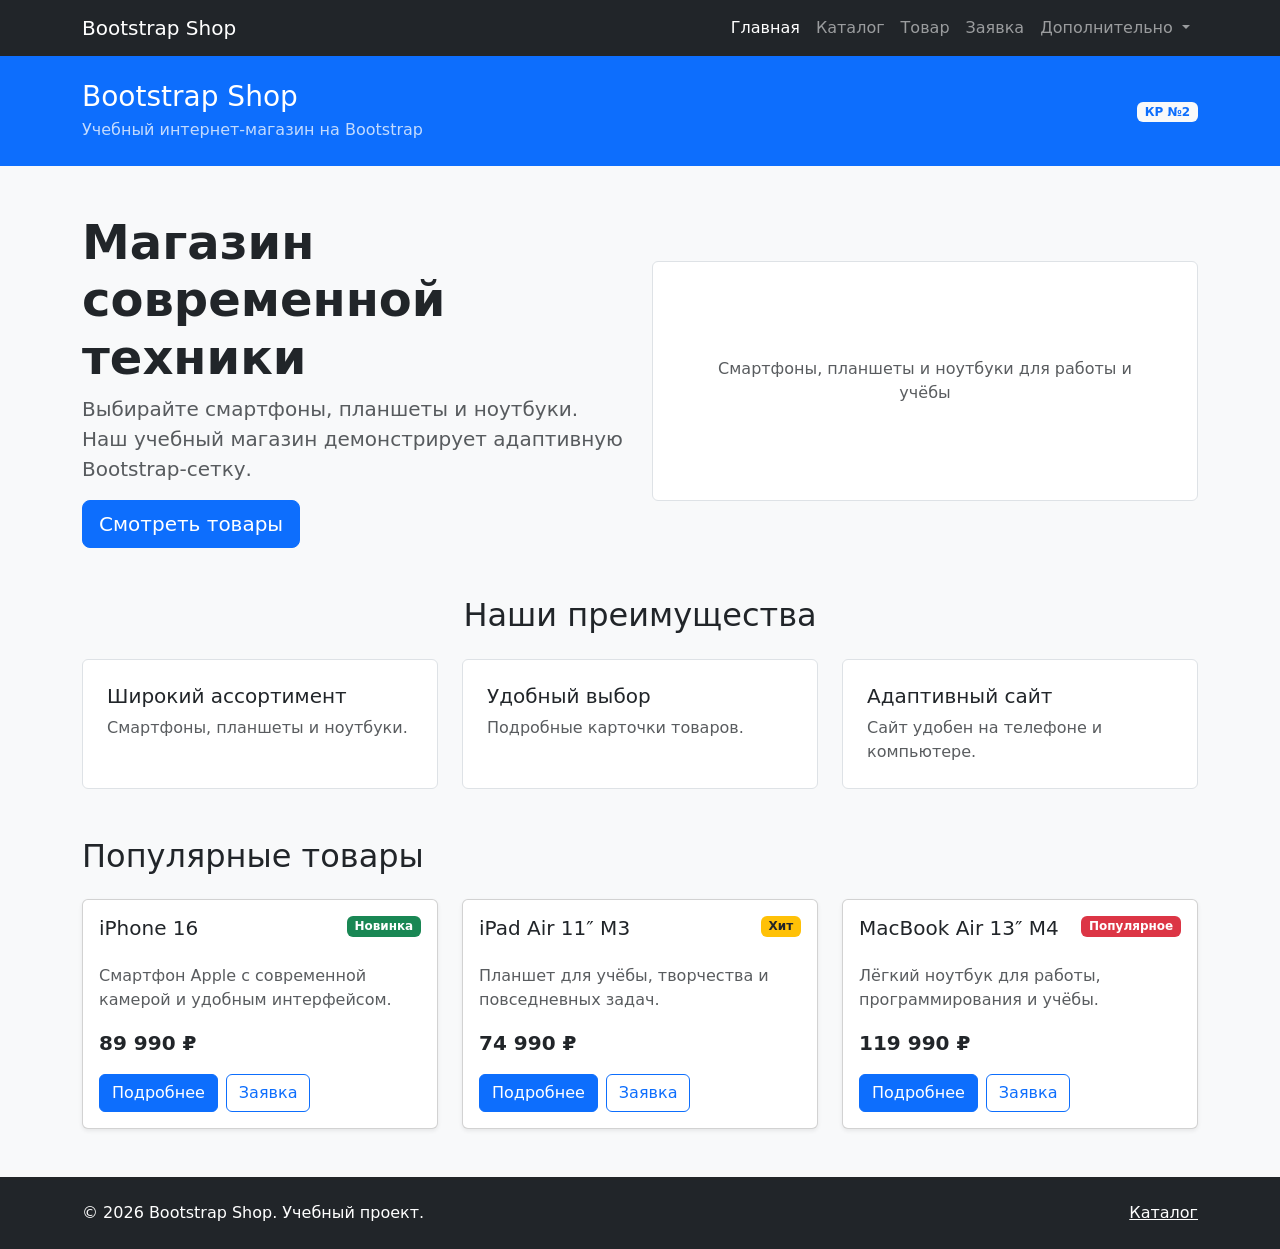
<file: index.html>
<!DOCTYPE html>
<html lang="ru">
<head>
  <meta charset="UTF-8">
  <meta name="viewport" content="width=device-width, initial-scale=1.0">
  <title>Главная — Bootstrap Shop</title>
  <link href="https://cdn.jsdelivr.net/npm/bootstrap@5.3.8/dist/css/bootstrap.min.css" rel="stylesheet">
  <link rel="stylesheet" href="css/custom.css">
</head>
<body class="d-flex flex-column min-vh-100 bg-light">

  <nav class="navbar navbar-expand-lg navbar-dark bg-dark">
    <div class="container">
      <a class="navbar-brand" href="index.html">Bootstrap Shop</a>
      <button class="navbar-toggler" type="button"
        data-bs-toggle="collapse" data-bs-target="#mainNavbar"
        aria-controls="mainNavbar" aria-expanded="false"
        aria-label="Открыть меню">
        <span class="navbar-toggler-icon"></span>
      </button>

      <div class="collapse navbar-collapse" id="mainNavbar">
        <ul class="navbar-nav ms-auto">
          <li class="nav-item">
            <a class="nav-link active" aria-current="page" href="index.html">Главная</a>
          </li>
          <li class="nav-item">
            <a class="nav-link" href="catalog.html">Каталог</a>
          </li>
          <li class="nav-item">
            <a class="nav-link" href="product.html">Товар</a>
          </li>
          <li class="nav-item">
            <a class="nav-link" href="order.html">Заявка</a>
          </li>
          <li class="nav-item dropdown">
            <a class="nav-link dropdown-toggle" href="#" role="button"
              data-bs-toggle="dropdown" aria-expanded="false">
              Дополнительно
            </a>
            <ul class="dropdown-menu">
              <li><a class="dropdown-item" href="index.html#popular">Популярное</a></li>
              <li><a class="dropdown-item" href="order.html">Оставить заявку</a></li>
            </ul>
          </li>
        </ul>
      </div>
    </div>
  </nav>

  <header class="bg-primary text-white py-4">
    <div class="container">
      <div class="row align-items-center">
        <div class="col-12 col-md-8">
          <h1 class="h3 mb-1">Bootstrap Shop</h1>
          <p class="mb-0 opacity-75">Учебный интернет-магазин на Bootstrap</p>
        </div>
        <div class="col-12 col-md-4 text-md-end mt-3 mt-md-0">
          <span class="badge bg-light text-primary">КР №2</span>
        </div>
      </div>
    </div>
  </header>

  <main class="flex-grow-1">

    <section class="container my-5">
      <div class="row align-items-center g-4">
        <div class="col-12 col-lg-6">
          <h2 class="display-5 fw-bold">Магазин современной техники</h2>
          <p class="lead text-muted">
            Выбирайте смартфоны, планшеты и ноутбуки.
            Наш учебный магазин демонстрирует адаптивную Bootstrap-сетку.
          </p>
          <a class="btn btn-primary btn-lg" href="catalog.html">Смотреть товары</a>
        </div>
        <div class="col-12 col-lg-6">
          <div class="placeholder-box p-5 bg-white border rounded text-center d-flex align-items-center justify-content-center">
            <p class="mb-0 text-muted">
              Смартфоны, планшеты и ноутбуки для работы и учёбы
            </p>
          </div>
        </div>
      </div>
    </section>

    <section class="container my-5" id="advantages">
      <h2 class="text-center mb-4">Наши преимущества</h2>
      <div class="row g-4">

        <div class="col-12 col-md-4">
          <div class="p-4 bg-white border rounded h-100">
            <h3 class="h5">Широкий ассортимент</h3>
            <p class="text-muted mb-0">Смартфоны, планшеты и ноутбуки.</p>
          </div>
        </div>

        <div class="col-12 col-md-4">
          <div class="p-4 bg-white border rounded h-100">
            <h3 class="h5">Удобный выбор</h3>
            <p class="text-muted mb-0">Подробные карточки товаров.</p>
          </div>
        </div>

        <div class="col-12 col-md-4">
          <div class="p-4 bg-white border rounded h-100">
            <h3 class="h5">Адаптивный сайт</h3>
            <p class="text-muted mb-0">Сайт удобен на телефоне и компьютере.</p>
          </div>
        </div>

      </div>
    </section>

    <section class="container my-5" id="popular">
      <h2 class="mb-4">Популярные товары</h2>
      <div class="row g-4">

        <div class="col-12 col-md-6 col-lg-4">
          <div class="card h-100 shadow-sm">
            <div class="card-body d-flex flex-column">
              <div class="d-flex justify-content-between align-items-start gap-2 mb-3">
                <h3 class="card-title h5">iPhone 16</h3>
                <span class="badge bg-success">Новинка</span>
              </div>
              <p class="card-text text-muted">
                Смартфон Apple с современной камерой и удобным интерфейсом.
              </p>
              <p class="fw-bold fs-5 mt-auto">89 990 ₽</p>
              <div class="d-flex gap-2 flex-wrap">
                <a href="product.html?id=iphone16" class="btn btn-primary">Подробнее</a>
                <a href="order.html?product=iphone16" class="btn btn-outline-primary">Заявка</a>
              </div>
            </div>
          </div>
        </div>

        <div class="col-12 col-md-6 col-lg-4">
          <div class="card h-100 shadow-sm">
            <div class="card-body d-flex flex-column">
              <div class="d-flex justify-content-between align-items-start gap-2 mb-3">
                <h3 class="card-title h5">iPad Air 11″ M3</h3>
                <span class="badge bg-warning text-dark">Хит</span>
              </div>
              <p class="card-text text-muted">
                Планшет для учёбы, творчества и повседневных задач.
              </p>
              <p class="fw-bold fs-5 mt-auto">74 990 ₽</p>
              <div class="d-flex gap-2 flex-wrap">
                <a href="product.html?id=ipad-air-m3" class="btn btn-primary">Подробнее</a>
                <a href="order.html?product=ipad-air-m3" class="btn btn-outline-primary">Заявка</a>
              </div>
            </div>
          </div>
        </div>

        <div class="col-12 col-md-6 col-lg-4">
          <div class="card h-100 shadow-sm">
            <div class="card-body d-flex flex-column">
              <div class="d-flex justify-content-between align-items-start gap-2 mb-3">
                <h3 class="card-title h5">MacBook Air 13″ M4</h3>
                <span class="badge bg-danger">Популярное</span>
              </div>
              <p class="card-text text-muted">
                Лёгкий ноутбук для работы, программирования и учёбы.
              </p>
              <p class="fw-bold fs-5 mt-auto">119 990 ₽</p>
              <div class="d-flex gap-2 flex-wrap">
                <a href="product.html?id=macbook-air-m4" class="btn btn-primary">Подробнее</a>
                <a href="order.html?product=macbook-air-m4" class="btn btn-outline-primary">Заявка</a>
              </div>
            </div>
          </div>
        </div>

      </div>
    </section>
  </main>

  <footer class="bg-dark text-white py-4 mt-auto">
    <div class="container d-flex flex-wrap justify-content-between gap-2">
      <span>© 2026 Bootstrap Shop. Учебный проект.</span>
      <a href="catalog.html" class="text-white">Каталог</a>
    </div>
  </footer>

  <script src="https://cdn.jsdelivr.net/npm/bootstrap@5.3.8/dist/js/bootstrap.bundle.min.js"></script>
</body>
</html>
</file>
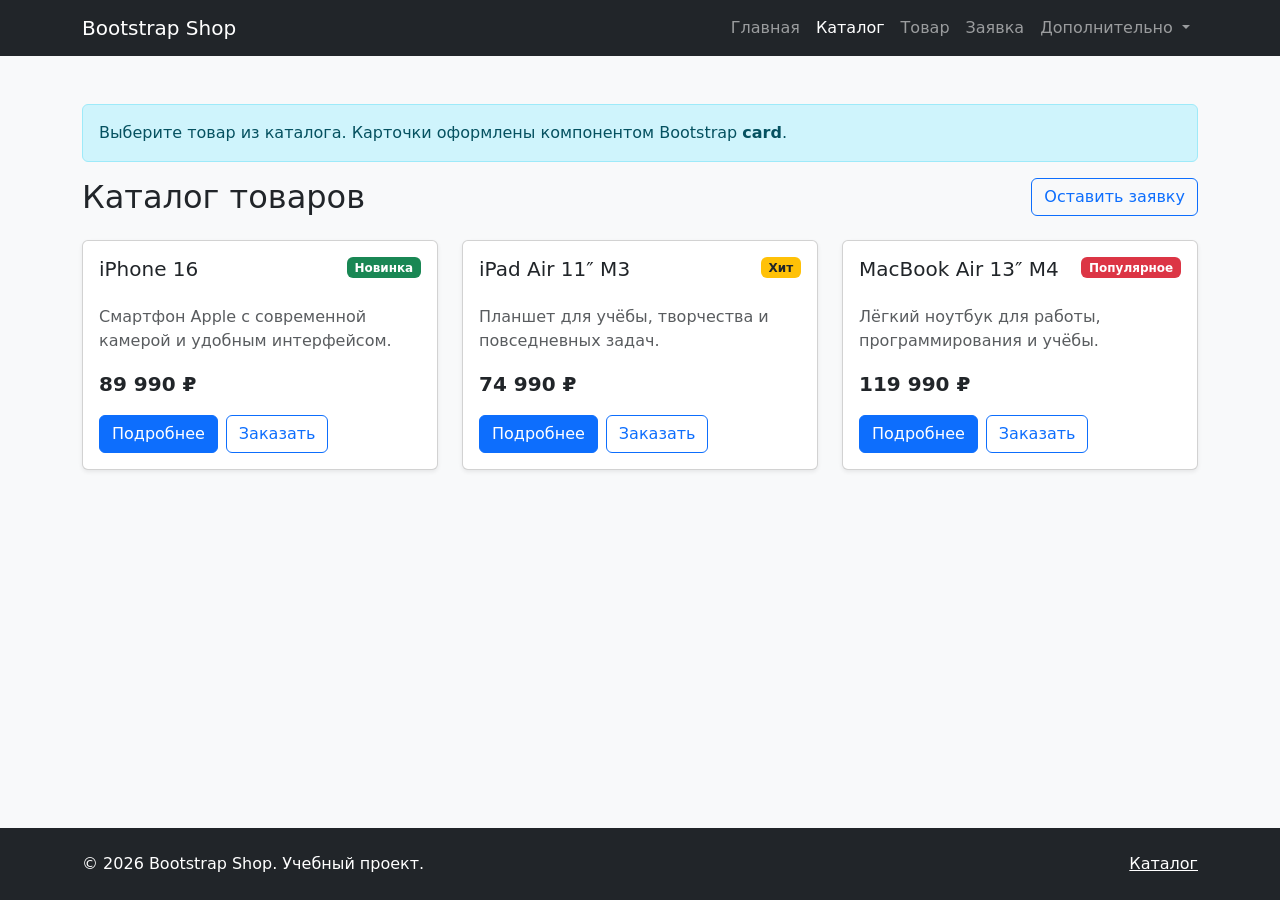
<file: catalog.html>
<!DOCTYPE html>
<html lang="ru">
<head>
  <meta charset="UTF-8">
  <meta name="viewport" content="width=device-width, initial-scale=1.0">
  <title>Каталог — Bootstrap Shop</title>
  <link href="https://cdn.jsdelivr.net/npm/bootstrap@5.3.8/dist/css/bootstrap.min.css" rel="stylesheet">
  <link rel="stylesheet" href="css/custom.css">
</head>
<body class="d-flex flex-column min-vh-100 bg-light">

  <nav class="navbar navbar-expand-lg navbar-dark bg-dark">
    <div class="container">
      <a class="navbar-brand" href="index.html">Bootstrap Shop</a>
      <button class="navbar-toggler" type="button"
        data-bs-toggle="collapse" data-bs-target="#mainNavbar"
        aria-controls="mainNavbar" aria-expanded="false"
        aria-label="Открыть меню">
        <span class="navbar-toggler-icon"></span>
      </button>

      <div class="collapse navbar-collapse" id="mainNavbar">
        <ul class="navbar-nav ms-auto">
          <li class="nav-item"><a class="nav-link" href="index.html">Главная</a></li>
          <li class="nav-item"><a class="nav-link active" aria-current="page" href="catalog.html">Каталог</a></li>
          <li class="nav-item"><a class="nav-link" href="product.html">Товар</a></li>
          <li class="nav-item"><a class="nav-link" href="order.html">Заявка</a></li>
          <li class="nav-item dropdown">
            <a class="nav-link dropdown-toggle" href="#" role="button"
              data-bs-toggle="dropdown" aria-expanded="false">
              Дополнительно
            </a>
            <ul class="dropdown-menu">
              <li><a class="dropdown-item" href="index.html#popular">Популярное</a></li>
              <li><a class="dropdown-item" href="order.html">Оставить заявку</a></li>
            </ul>
          </li>
        </ul>
      </div>
    </div>
  </nav>

  <main class="container my-5 flex-grow-1">
    <div class="alert alert-info" role="alert">
      Выберите товар из каталога. Карточки оформлены компонентом Bootstrap
      <strong>card</strong>.
    </div>

    <div class="d-flex justify-content-between align-items-center gap-3 mb-4">
      <h1 class="h2 mb-0">Каталог товаров</h1>
      <a href="order.html" class="btn btn-outline-primary">Оставить заявку</a>
    </div>

    <div class="row g-4">

      <div class="col-12 col-md-6 col-lg-4">
        <div class="card h-100 shadow-sm">
          <div class="card-body d-flex flex-column">
            <div class="d-flex justify-content-between align-items-start gap-2 mb-3">
              <h3 class="card-title h5">iPhone 16</h3>
              <span class="badge bg-success">Новинка</span>
            </div>
            <p class="card-text text-muted">
              Смартфон Apple с современной камерой и удобным интерфейсом.
            </p>
            <p class="fw-bold fs-5 mt-auto">89 990 ₽</p>
            <div class="d-flex gap-2 flex-wrap">
              <a href="product.html?id=iphone16" class="btn btn-primary">Подробнее</a>
              <button type="button" class="btn btn-outline-primary"
                data-bs-toggle="modal" data-bs-target="#orderModal"
                data-product-name="iPhone 16">
                Заказать
              </button>
            </div>
          </div>
        </div>
      </div>

      <div class="col-12 col-md-6 col-lg-4">
        <div class="card h-100 shadow-sm">
          <div class="card-body d-flex flex-column">
            <div class="d-flex justify-content-between align-items-start gap-2 mb-3">
              <h3 class="card-title h5">iPad Air 11″ M3</h3>
              <span class="badge bg-warning text-dark">Хит</span>
            </div>
            <p class="card-text text-muted">
              Планшет для учёбы, творчества и повседневных задач.
            </p>
            <p class="fw-bold fs-5 mt-auto">74 990 ₽</p>
            <div class="d-flex gap-2 flex-wrap">
              <a href="product.html?id=ipad-air-m3" class="btn btn-primary">Подробнее</a>
              <button type="button" class="btn btn-outline-primary"
                data-bs-toggle="modal" data-bs-target="#orderModal"
                data-product-name="iPad Air 11″ M3">
                Заказать
              </button>
            </div>
          </div>
        </div>
      </div>

      <div class="col-12 col-md-6 col-lg-4">
        <div class="card h-100 shadow-sm">
          <div class="card-body d-flex flex-column">
            <div class="d-flex justify-content-between align-items-start gap-2 mb-3">
              <h3 class="card-title h5">MacBook Air 13″ M4</h3>
              <span class="badge bg-danger">Популярное</span>
            </div>
            <p class="card-text text-muted">
              Лёгкий ноутбук для работы, программирования и учёбы.
            </p>
            <p class="fw-bold fs-5 mt-auto">119 990 ₽</p>
            <div class="d-flex gap-2 flex-wrap">
              <a href="product.html?id=macbook-air-m4" class="btn btn-primary">Подробнее</a>
              <button type="button" class="btn btn-outline-primary"
                data-bs-toggle="modal" data-bs-target="#orderModal"
                data-product-name="MacBook Air 13″ M4">
                Заказать
              </button>
            </div>
          </div>
        </div>
      </div>

    </div>
  </main>

  <footer class="bg-dark text-white py-4 mt-auto">
    <div class="container d-flex flex-wrap justify-content-between gap-2">
      <span>© 2026 Bootstrap Shop. Учебный проект.</span>
      <a href="catalog.html" class="text-white">Каталог</a>
    </div>
  </footer>

  <div class="modal fade" id="orderModal" tabindex="-1"
    aria-labelledby="orderModalLabel" aria-hidden="true">
    <div class="modal-dialog">
      <div class="modal-content">
        <div class="modal-header">
          <h2 class="modal-title h5" id="orderModalLabel">Быстрая заявка</h2>
          <button type="button" class="btn-close"
            data-bs-dismiss="modal" aria-label="Закрыть"></button>
        </div>

        <form id="quickOrderForm">
          <div class="modal-body">
            <p class="text-muted">Оставьте контакты для учебной заявки.</p>

            <div class="mb-3">
              <label class="form-label" for="modal-name">Имя</label>
              <input class="form-control" id="modal-name" name="name" required>
            </div>

            <div class="mb-3">
              <label class="form-label" for="modal-phone">Телефон</label>
              <input class="form-control" id="modal-phone" name="phone"
                type="tel" required>
            </div>

            <div class="mb-3">
              <label class="form-label" for="modal-product">Товар</label>
              <select class="form-select" id="modal-product" name="product">
                <option>iPhone 16</option>
                <option>iPad Air 11″ M3</option>
                <option>MacBook Air 13″ M4</option>
              </select>
            </div>

            <div class="form-check">
              <input class="form-check-input" id="modal-agree"
                type="checkbox" required>
              <label class="form-check-label" for="modal-agree">
                Согласен на обработку данных
              </label>
            </div>
          </div>

          <div class="modal-footer">
            <button class="btn btn-secondary" type="button"
              data-bs-dismiss="modal">Закрыть</button>
            <button class="btn btn-primary" type="submit">Отправить</button>
          </div>
        </form>
      </div>
    </div>
  </div>

  <script src="https://cdn.jsdelivr.net/npm/bootstrap@5.3.8/dist/js/bootstrap.bundle.min.js"></script>
  <script>
    document.querySelectorAll("[data-product-name]").forEach(button => {
      button.addEventListener("click", () => {
        document.getElementById("modal-product").value =
          button.dataset.productName;
      });
    });

    const quickForm = document.getElementById("quickOrderForm");

    quickForm.addEventListener("submit", event => {
      event.preventDefault();

      alert("Учебная заявка заполнена. На сервер данные не отправляются.");

      bootstrap.Modal.getInstance(
        document.getElementById("orderModal")
      )?.hide();

      quickForm.reset();
    });
  </script>
</body>
</html>
</file>
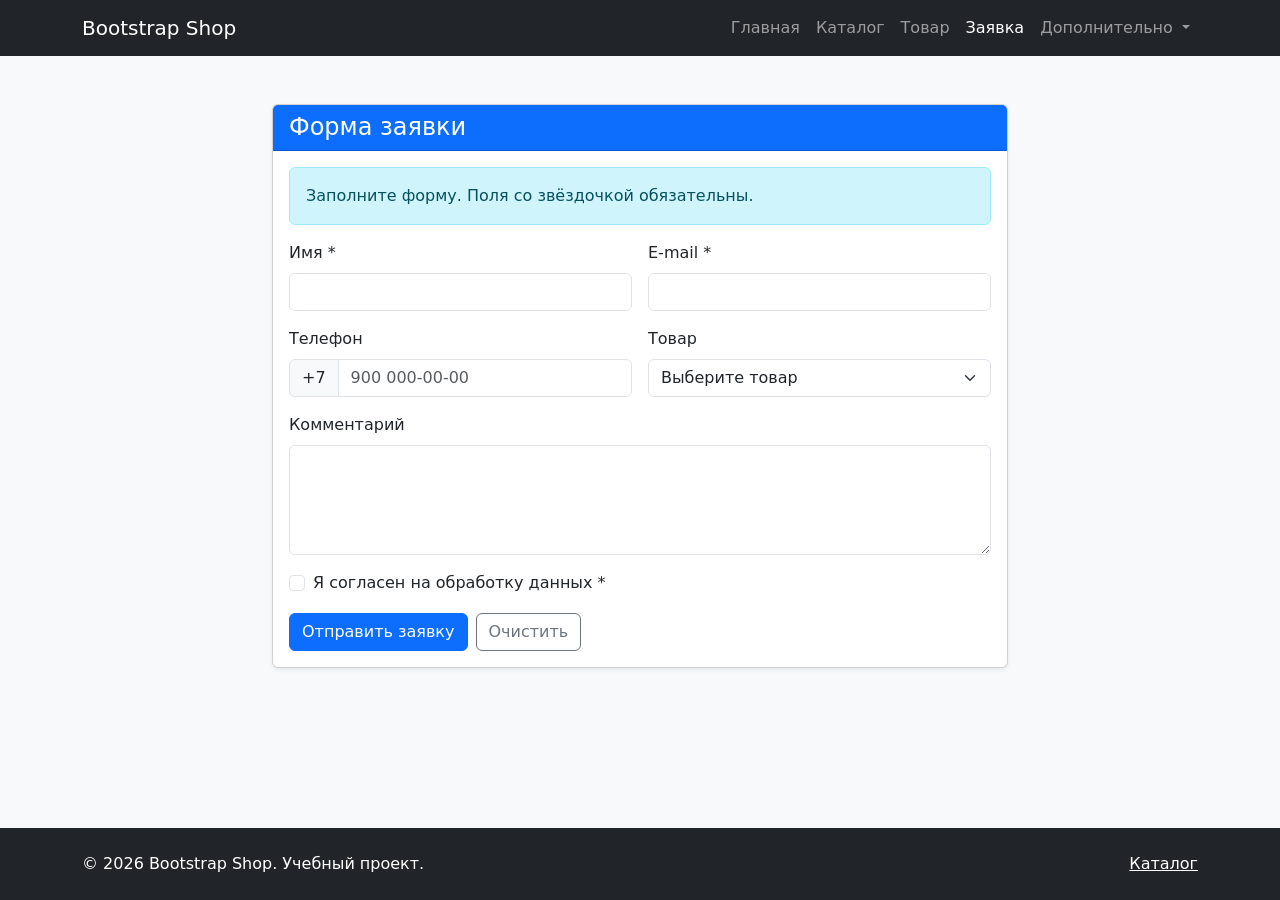
<file: order.html>
<!DOCTYPE html>
<html lang="ru">
<head>
  <meta charset="UTF-8">
  <meta name="viewport" content="width=device-width, initial-scale=1.0">
  <title>Заявка — Bootstrap Shop</title>
  <link href="https://cdn.jsdelivr.net/npm/bootstrap@5.3.8/dist/css/bootstrap.min.css" rel="stylesheet">
  <link rel="stylesheet" href="css/custom.css">
</head>
<body class="d-flex flex-column min-vh-100 bg-light">

  <nav class="navbar navbar-expand-lg navbar-dark bg-dark">
    <div class="container">
      <a class="navbar-brand" href="index.html">Bootstrap Shop</a>

      <button class="navbar-toggler" type="button"
        data-bs-toggle="collapse" data-bs-target="#mainNavbar"
        aria-controls="mainNavbar" aria-expanded="false"
        aria-label="Открыть меню">
        <span class="navbar-toggler-icon"></span>
      </button>

      <div class="collapse navbar-collapse" id="mainNavbar">
        <ul class="navbar-nav ms-auto">
          <li class="nav-item"><a class="nav-link" href="index.html">Главная</a></li>
          <li class="nav-item"><a class="nav-link" href="catalog.html">Каталог</a></li>
          <li class="nav-item"><a class="nav-link" href="product.html">Товар</a></li>
          <li class="nav-item"><a class="nav-link active" aria-current="page" href="order.html">Заявка</a></li>
          <li class="nav-item dropdown">
            <a class="nav-link dropdown-toggle" href="#" role="button"
              data-bs-toggle="dropdown" aria-expanded="false">
              Дополнительно
            </a>
            <ul class="dropdown-menu">
              <li><a class="dropdown-item" href="index.html#popular">Популярное</a></li>
              <li><a class="dropdown-item" href="order.html">Оставить заявку</a></li>
            </ul>
          </li>
        </ul>
      </div>
    </div>
  </nav>

  <main class="container my-5 flex-grow-1">
    <div class="row justify-content-center">
      <div class="col-12 col-lg-8">

        <div class="card shadow-sm">
          <div class="card-header bg-primary text-white">
            <h1 class="h4 mb-0">Форма заявки</h1>
          </div>

          <div class="card-body">
            <div class="alert alert-info" role="alert">
              Заполните форму. Поля со звёздочкой обязательны.
            </div>

            <div id="orderResult" class="alert alert-success d-none" role="alert">
              Учебная заявка заполнена. Данные не отправлялись на сервер.
            </div>

            <form id="orderForm">
              <div class="row g-3">

                <div class="col-12 col-md-6">
                  <label class="form-label" for="order-name">Имя *</label>
                  <input class="form-control" id="order-name"
                    name="name" type="text" required>
                </div>

                <div class="col-12 col-md-6">
                  <label class="form-label" for="order-email">E-mail *</label>
                  <input class="form-control" id="order-email"
                    name="email" type="email" required>
                </div>

                <div class="col-12 col-md-6">
                  <label class="form-label" for="order-phone">Телефон</label>
                  <div class="input-group">
                    <span class="input-group-text">+7</span>
                    <input class="form-control" id="order-phone"
                      name="phone" type="tel" placeholder="900 000-00-00">
                  </div>
                </div>

                <div class="col-12 col-md-6">
                  <label class="form-label" for="order-product">Товар</label>
                  <select class="form-select" id="order-product" name="product">
                    <option value="">Выберите товар</option>
                    <option value="iphone16">iPhone 16</option>
                    <option value="ipad-air-m3">iPad Air 11″ M3</option>
                    <option value="macbook-air-m4">MacBook Air 13″ M4</option>
                  </select>
                </div>

                <div class="col-12">
                  <label class="form-label" for="order-comment">Комментарий</label>
                  <textarea class="form-control" id="order-comment"
                    name="comment" rows="4"></textarea>
                </div>

                <div class="col-12">
                  <div class="form-check">
                    <input class="form-check-input" id="order-agree"
                      type="checkbox" required>
                    <label class="form-check-label" for="order-agree">
                      Я согласен на обработку данных *
                    </label>
                  </div>
                </div>

                <div class="col-12 d-flex gap-2">
                  <button class="btn btn-primary" type="submit">
                    Отправить заявку
                  </button>
                  <button class="btn btn-outline-secondary" type="reset">
                    Очистить
                  </button>
                </div>

              </div>
            </form>
          </div>
        </div>

      </div>
    </div>
  </main>

  <footer class="bg-dark text-white py-4 mt-auto">
    <div class="container d-flex flex-wrap justify-content-between gap-2">
      <span>© 2026 Bootstrap Shop. Учебный проект.</span>
      <a href="catalog.html" class="text-white">Каталог</a>
    </div>
  </footer>

  <script src="https://cdn.jsdelivr.net/npm/bootstrap@5.3.8/dist/js/bootstrap.bundle.min.js"></script>

  <script>
    const selected = new URLSearchParams(window.location.search).get("product");

    if (selected) {
      const productSelect = document.getElementById("order-product");
      const option = Array.from(productSelect.options).find(
        option => option.value === selected
      );

      if (option) {
        productSelect.value = selected;
      }
    }

    const orderForm = document.getElementById("orderForm");

    orderForm.addEventListener("submit", event => {
      event.preventDefault();

      document.getElementById("orderResult").classList.remove("d-none");

      orderForm.reset();
    });
  </script>
</body>
</html>
</file>
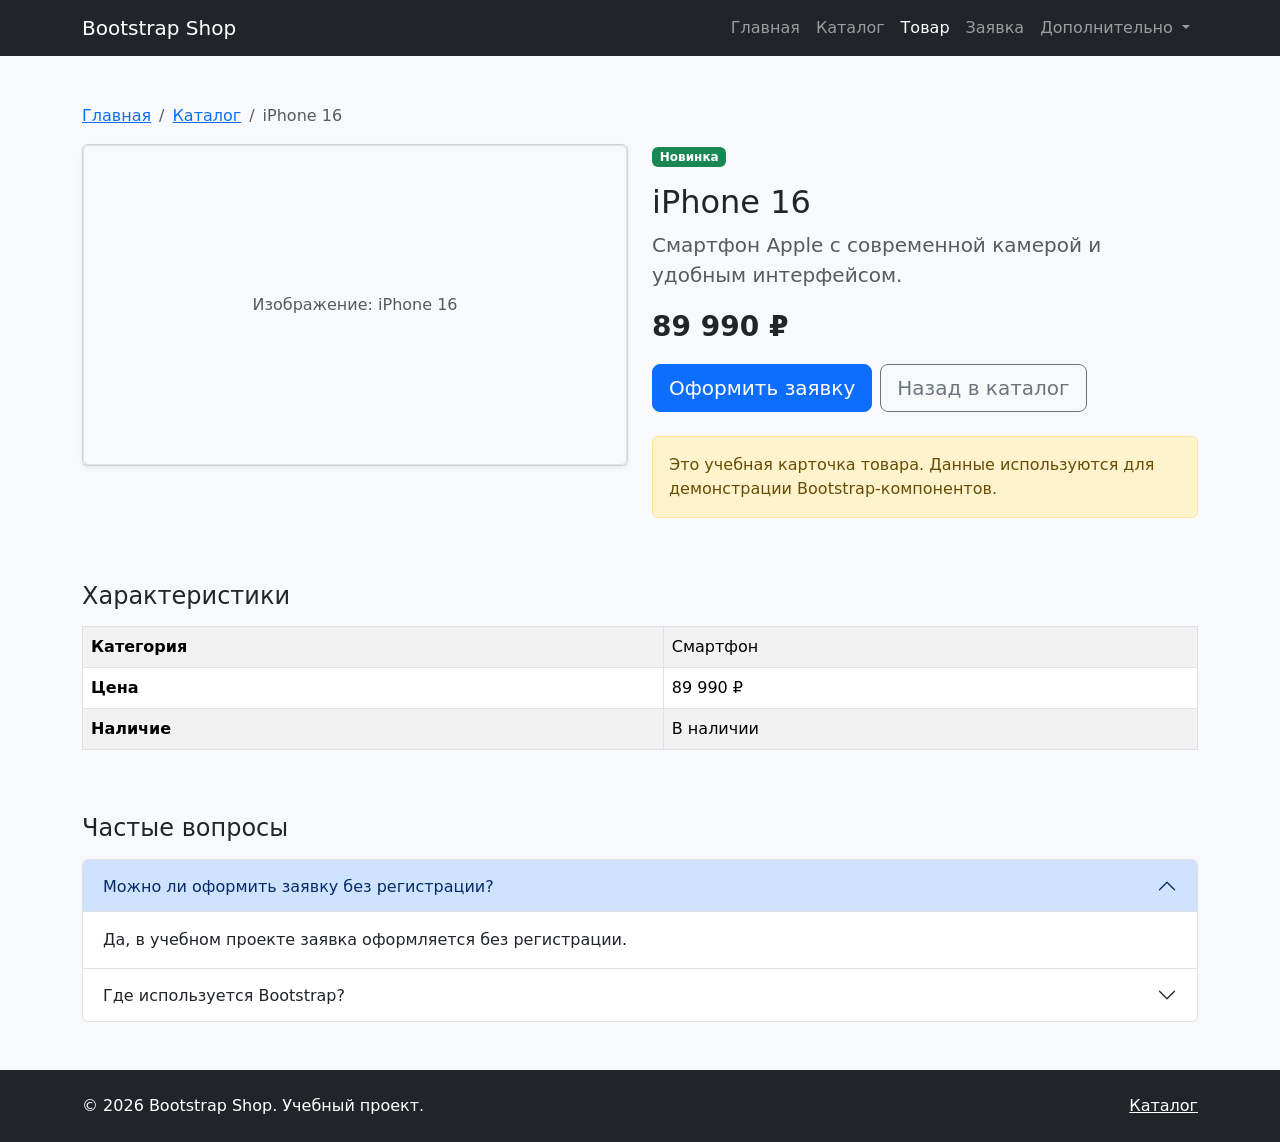
<file: product.html>
<!DOCTYPE html>
<html lang="ru">
<head>
  <meta charset="UTF-8">
  <meta name="viewport" content="width=device-width, initial-scale=1.0">
  <title>Товар — Bootstrap Shop</title>
  <link href="https://cdn.jsdelivr.net/npm/bootstrap@5.3.8/dist/css/bootstrap.min.css" rel="stylesheet">
  <link rel="stylesheet" href="css/custom.css">
</head>
<body class="d-flex flex-column min-vh-100 bg-light">

  <nav class="navbar navbar-expand-lg navbar-dark bg-dark">
    <div class="container">
      <a class="navbar-brand" href="index.html">Bootstrap Shop</a>
      <button class="navbar-toggler" type="button"
        data-bs-toggle="collapse" data-bs-target="#mainNavbar"
        aria-controls="mainNavbar" aria-expanded="false"
        aria-label="Открыть меню">
        <span class="navbar-toggler-icon"></span>
      </button>

      <div class="collapse navbar-collapse" id="mainNavbar">
        <ul class="navbar-nav ms-auto">
          <li class="nav-item"><a class="nav-link" href="index.html">Главная</a></li>
          <li class="nav-item"><a class="nav-link" href="catalog.html">Каталог</a></li>
          <li class="nav-item"><a class="nav-link active" aria-current="page" href="product.html">Товар</a></li>
          <li class="nav-item"><a class="nav-link" href="order.html">Заявка</a></li>
          <li class="nav-item dropdown">
            <a class="nav-link dropdown-toggle" href="#" role="button"
              data-bs-toggle="dropdown" aria-expanded="false">
              Дополнительно
            </a>
            <ul class="dropdown-menu">
              <li><a class="dropdown-item" href="index.html#popular">Популярное</a></li>
              <li><a class="dropdown-item" href="order.html">Оставить заявку</a></li>
            </ul>
          </li>
        </ul>
      </div>
    </div>
  </nav>

  <main class="container my-5 flex-grow-1">

    <nav aria-label="breadcrumb">
      <ol class="breadcrumb">
        <li class="breadcrumb-item"><a href="index.html">Главная</a></li>
        <li class="breadcrumb-item"><a href="catalog.html">Каталог</a></li>
        <li class="breadcrumb-item active" aria-current="page" id="crumb-name">
          iPhone 16
        </li>
      </ol>
    </nav>

    <div class="row g-4">

      <div class="col-12 col-lg-6">
        <div class="card shadow-sm">
          <div class="placeholder-image bg-light border rounded d-flex align-items-center justify-content-center">
            <span class="text-muted" id="product-image-placeholder">
              Изображение iPhone 16
            </span>
          </div>
        </div>
      </div>

      <div class="col-12 col-lg-6">
        <span class="badge bg-success mb-3" id="product-badge">
          Новинка
        </span>

        <h1 class="h2" id="product-name">iPhone 16</h1>

        <p class="lead text-muted" id="product-description">
          Смартфон Apple с современной камерой и удобным интерфейсом.
        </p>

        <p class="fs-3 fw-bold" id="product-price">89 990 ₽</p>

        <div class="d-flex gap-2 flex-wrap mb-4">
          <a class="btn btn-primary btn-lg"
            id="product-order-link" href="order.html?product=iphone16">
            Оформить заявку
          </a>

          <a class="btn btn-outline-secondary btn-lg" href="catalog.html">
            Назад в каталог
          </a>
        </div>

        <div class="alert alert-warning" role="alert">
          Это учебная карточка товара. Данные используются
          для демонстрации Bootstrap-компонентов.
        </div>
      </div>

    </div>

    <section class="mt-5">
      <h2 class="h4 mb-3">Характеристики</h2>

      <div class="table-responsive">
        <table class="table table-striped table-bordered align-middle">
          <tbody>
            <tr>
              <th scope="row">Категория</th>
              <td id="product-category">Смартфон</td>
            </tr>
            <tr>
              <th scope="row">Цена</th>
              <td id="product-table-price">89 990 ₽</td>
            </tr>
            <tr>
              <th scope="row">Наличие</th>
              <td>В наличии</td>
            </tr>
          </tbody>
        </table>
      </div>
    </section>

    <section class="mt-5">
      <h2 class="h4 mb-3">Частые вопросы</h2>

      <div class="accordion" id="faqAccordion">

        <div class="accordion-item">
          <h3 class="accordion-header">
            <button class="accordion-button" type="button"
              data-bs-toggle="collapse" data-bs-target="#faqOne"
              aria-expanded="true" aria-controls="faqOne">
              Можно ли оформить заявку без регистрации?
            </button>
          </h3>

          <div class="accordion-collapse collapse show"
            id="faqOne" data-bs-parent="#faqAccordion">
            <div class="accordion-body">
              Да, в учебном проекте заявка оформляется без регистрации.
            </div>
          </div>
        </div>

        <div class="accordion-item">
          <h3 class="accordion-header">
            <button class="accordion-button collapsed" type="button"
              data-bs-toggle="collapse" data-bs-target="#faqTwo"
              aria-expanded="false" aria-controls="faqTwo">
              Где используется Bootstrap?
            </button>
          </h3>

          <div class="accordion-collapse collapse"
            id="faqTwo" data-bs-parent="#faqAccordion">
            <div class="accordion-body">
              Для сетки, навигации, карточек, форм, таблиц и сообщений.
            </div>
          </div>
        </div>

      </div>
    </section>
  </main>

  <footer class="bg-dark text-white py-4 mt-auto">
    <div class="container d-flex flex-wrap justify-content-between gap-2">
      <span>© 2026 Bootstrap Shop. Учебный проект.</span>
      <a href="catalog.html" class="text-white">Каталог</a>
    </div>
  </footer>

  <script src="https://cdn.jsdelivr.net/npm/bootstrap@5.3.8/dist/js/bootstrap.bundle.min.js"></script>

  <script>
    const productData = {
      iphone16: {
        name: "iPhone 16",
        price: "89 990 ₽",
        category: "Смартфон",
        badge: "Новинка",
        description: "Смартфон Apple с современной камерой и удобным интерфейсом."
      },

      "ipad-air-m3": {
        name: "iPad Air 11″ M3",
        price: "74 990 ₽",
        category: "Планшет",
        badge: "Хит",
        description: "Планшет для учёбы, творчества и повседневных задач."
      },

      "macbook-air-m4": {
        name: "MacBook Air 13″ M4",
        price: "119 990 ₽",
        category: "Ноутбук",
        badge: "Популярное",
        description: "Лёгкий ноутбук для работы, программирования и учёбы."
      }
    };

    const id = new URLSearchParams(window.location.search).get("id") || "iphone16";
    const item = productData[id] || productData.iphone16;

    document.getElementById("crumb-name").textContent = item.name;
    document.getElementById("product-name").textContent = item.name;
    document.getElementById("product-description").textContent = item.description;
    document.getElementById("product-price").textContent = item.price;
    document.getElementById("product-table-price").textContent = item.price;
    document.getElementById("product-category").textContent = item.category;
    document.getElementById("product-badge").textContent = item.badge;

    document.getElementById("product-image-placeholder").textContent =
      "Изображение: " + item.name;

    document.getElementById("product-order-link").href =
      "order.html?product=" + encodeURIComponent(id);
  </script>
</body>
</html>
</file>
<file: css/custom.css>
body {
  min-height: 100vh;
}

.placeholder-box {
  min-height: 240px;
}
.placeholder-image {
  min-height: 320px;
}

.card-img-top {
  height: 180px;
  object-fit: cover;
}
</file>
